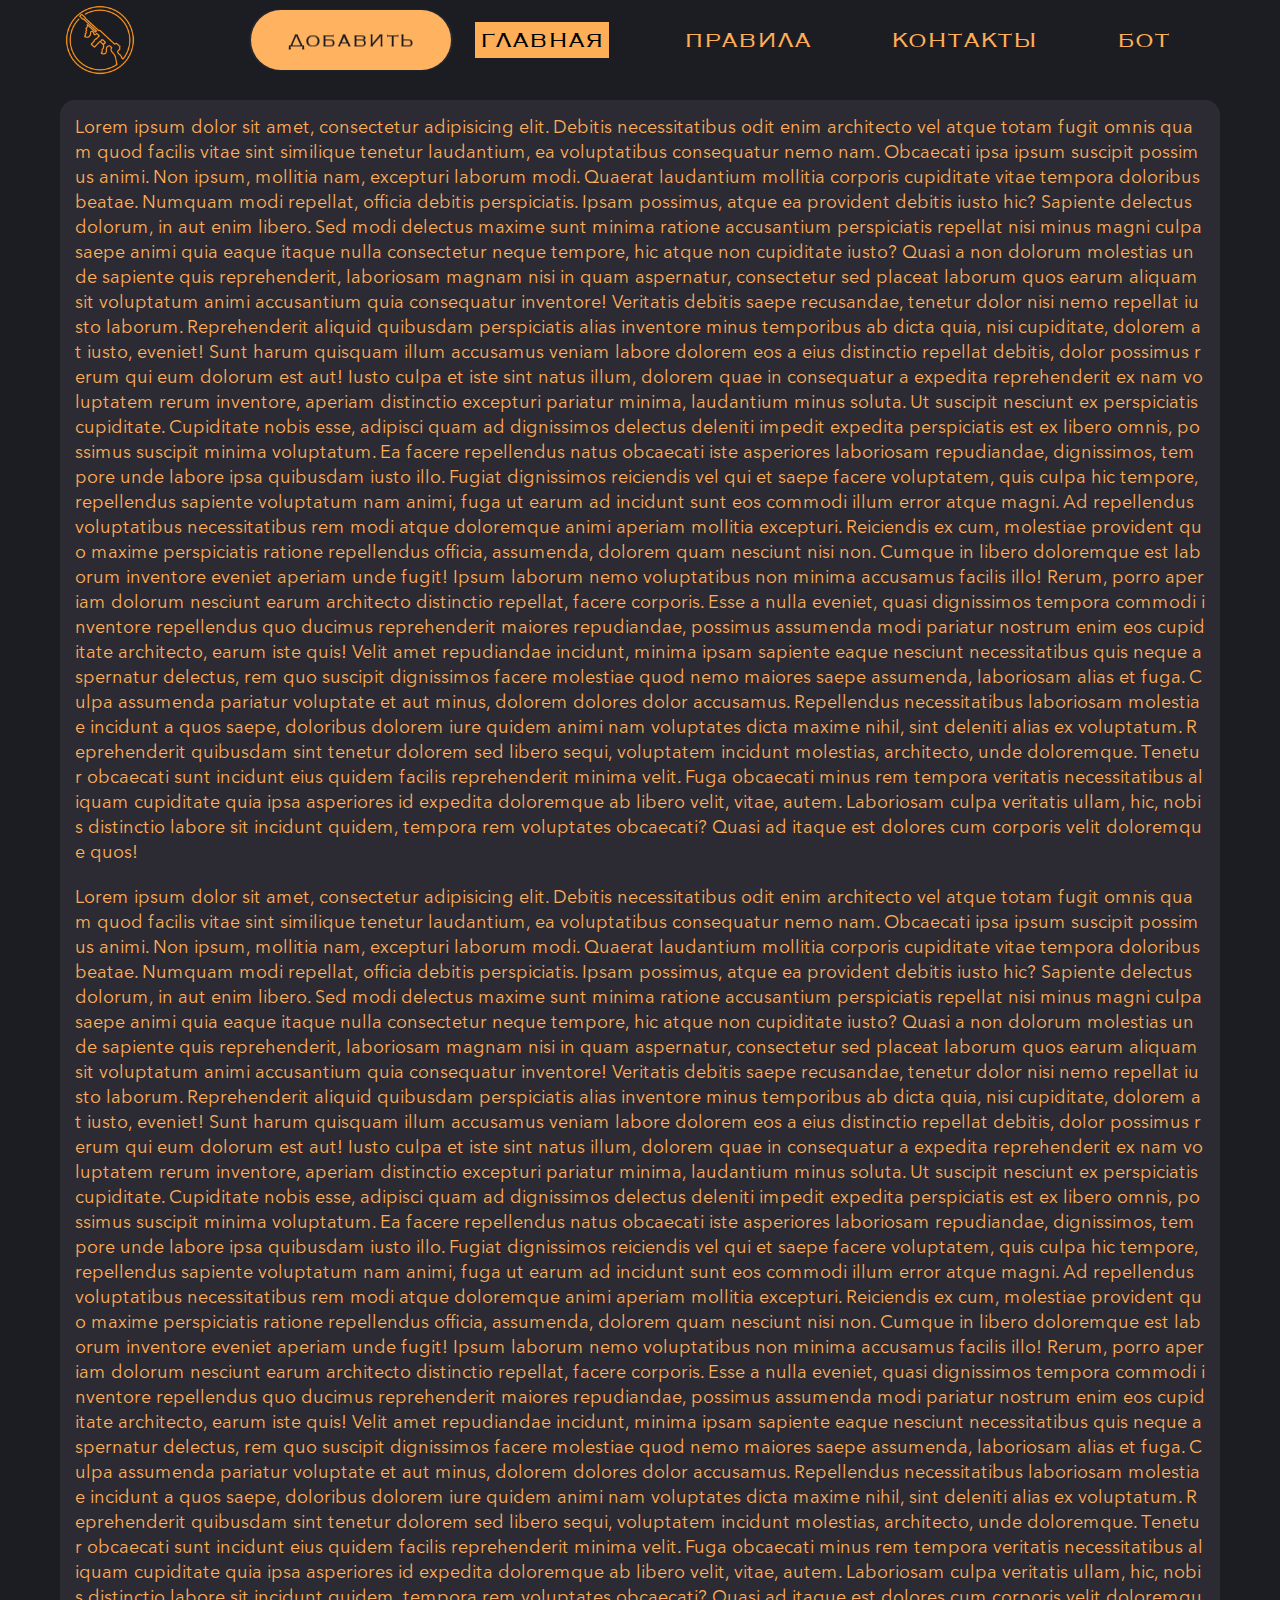
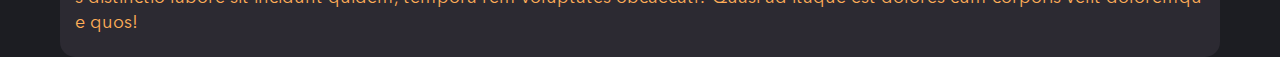
<file: index.html>
<!-- Сообщаем браузеру как стоит обрабатывать эту страницу -->
<!DOCTYPE html>
<!-- Оболочка документа, указываем язык содержимого -->
<html lang="ru">
	<!-- Заголовок страницы, контейнер для других важных данных (не отображается) -->
	<head>
		<!-- Заголовок страницы в браузере -->
		<title>Mafia</title>
		<!-- Подключаем CSS -->
		<link rel="stylesheet" href="css/style.css">
		<!-- Кодировка страницы -->
		<meta charset="UTF-8">
		  <link rel="canonical" href="https://www.fonts-online.ru/font/Copperplate-Light">
		<!-- Адаптив -->
		<meta name="viewport" content="width=device-width">
		<style type="text/css">
		@font-face {
    font-family: 'Copperplate-Light'; /* Гарнитура шрифта */
      src: url('fonts/Copperplate-Light.eot');
  src: url('fonts/Copperplate-Light.eot?#iefix') format('embedded-opentype'),
       url('fonts/Copperplate-Light.svg#Copperplate-Light') format('svg'),
       url('fonts/Copperplate-Light.ttf') format('truetype'),
       url('fonts/Copperplate-Light.woff') format('woff'),
       url('fonts/Copperplate-Light.woff2') format('woff2');
  font-weight: 500;
  font-style: normal;  
   }
      @font-face {
    font-family: 'Avenir Next';
    src: local('Avenir Next Regular'), local('Avenir-Next-Regular'),
        url('fonts/AvenirNextCyr-Regular.woff2') format('woff2'),
        url('fonts/AvenirNextCyr-Regular.woff') format('woff'),
        url('fonts/AvenirNextCyr-Regular.ttf') format('truetype');
    font-weight: 400;
    font-style: normal;
  }
	</style>
	</head>
	<!-- Отображаемое тело страницы -->
	<body>
		<!-- Оболочка для демонстрации -->
		<div class="wrapper">
			<!-- Контент -->
			<header class="header">
				<div class='container'>
					<div class="header__body">
						<a href="#" class="header__logo">
							<img src="img/logo.png" alt="">
						</a>
						<div class="header__burger">
							<span></span>
						</div>
						<nav class="header__menu">
							<ul class="header__list">
								<li>
									<a href="index.html" class="header__link active__1">Главная</a>
								</li>
								<li>
									<a href="rule.html" class="header__link">Правила</a>
								</li>
								<li>
									<a href="call.html" class="header__link">Контакты</a>
								</li>
								<li>
									<a href="bot.html" class="header__link">Бот</a>
								</li>
  		  	 			<li>
  		  	 				<a class="btnflip" href="https://vk.com/away.php?to=https%3A%2F%2Fdiscordapp.com%2Fapi%2Foauth2%2Fauthorize%3Fclient_id%3D713373588861878343%26scope%3Dbot%26permissions%3D8&cc_key=">
								    <span class="btnflip-item btnflip__front">Добавить</span>
								    <span class="btnflip-item btnflip__center"></span>
    								<span class="btnflip-item btnflip__back">Бота</span>
								</a>
							</li>
							</ul>
						</nav>
					</div>
				</div>
			</header>
			<div class="content">
				<div class='container'>
					<div class="content__text">
						<p>
							Lorem ipsum dolor sit amet, consectetur adipisicing elit. Debitis necessitatibus odit enim architecto vel atque totam fugit omnis quam quod facilis vitae sint similique tenetur laudantium, ea voluptatibus consequatur nemo nam. Obcaecati ipsa ipsum suscipit possimus animi. Non ipsum, mollitia nam, excepturi laborum modi. Quaerat laudantium mollitia corporis cupiditate vitae tempora doloribus beatae. Numquam modi repellat, officia debitis perspiciatis. Ipsam possimus, atque ea provident debitis iusto hic? Sapiente delectus dolorum, in aut enim libero. Sed modi delectus maxime sunt minima ratione accusantium perspiciatis repellat nisi minus magni culpa saepe animi quia eaque itaque nulla consectetur neque tempore, hic atque non cupiditate iusto? Quasi a non dolorum molestias unde sapiente quis reprehenderit, laboriosam magnam nisi in quam aspernatur, consectetur sed placeat laborum quos earum aliquam sit voluptatum animi accusantium quia consequatur inventore! Veritatis debitis saepe recusandae, tenetur dolor nisi nemo repellat iusto laborum. Reprehenderit aliquid quibusdam perspiciatis alias inventore minus temporibus ab dicta quia, nisi cupiditate, dolorem at iusto, eveniet! Sunt harum quisquam illum accusamus veniam labore dolorem eos a eius distinctio repellat debitis, dolor possimus rerum qui eum dolorum est aut! Iusto culpa et iste sint natus illum, dolorem quae in consequatur a expedita reprehenderit ex nam voluptatem rerum inventore, aperiam distinctio excepturi pariatur minima, laudantium minus soluta. Ut suscipit nesciunt ex perspiciatis cupiditate. Cupiditate nobis esse, adipisci quam ad dignissimos delectus deleniti impedit expedita perspiciatis est ex libero omnis, possimus suscipit minima voluptatum. Ea facere repellendus natus obcaecati iste asperiores laboriosam repudiandae, dignissimos, tempore unde labore ipsa quibusdam iusto illo. Fugiat dignissimos reiciendis vel qui et saepe facere voluptatem, quis culpa hic tempore, repellendus sapiente voluptatum nam animi, fuga ut earum ad incidunt sunt eos commodi illum error atque magni. Ad repellendus voluptatibus necessitatibus rem modi atque doloremque animi aperiam mollitia excepturi. Reiciendis ex cum, molestiae provident quo maxime perspiciatis ratione repellendus officia, assumenda, dolorem quam nesciunt nisi non. Cumque in libero doloremque est laborum inventore eveniet aperiam unde fugit! Ipsum laborum nemo voluptatibus non minima accusamus facilis illo! Rerum, porro aperiam dolorum nesciunt earum architecto distinctio repellat, facere corporis. Esse a nulla eveniet, quasi dignissimos tempora commodi inventore repellendus quo ducimus reprehenderit maiores repudiandae, possimus assumenda modi pariatur nostrum enim eos cupiditate architecto, earum iste quis! Velit amet repudiandae incidunt, minima ipsam sapiente eaque nesciunt necessitatibus quis neque aspernatur delectus, rem quo suscipit dignissimos facere molestiae quod nemo maiores saepe assumenda, laboriosam alias et fuga. Culpa assumenda pariatur voluptate et aut minus, dolorem dolores dolor accusamus. Repellendus necessitatibus laboriosam molestiae incidunt a quos saepe, doloribus dolorem iure quidem animi nam voluptates dicta maxime nihil, sint deleniti alias ex voluptatum. Reprehenderit quibusdam sint tenetur dolorem sed libero sequi, voluptatem incidunt molestias, architecto, unde doloremque. Tenetur obcaecati sunt incidunt eius quidem facilis reprehenderit minima velit. Fuga obcaecati minus rem tempora veritatis necessitatibus aliquam cupiditate quia ipsa asperiores id expedita doloremque ab libero velit, vitae, autem. Laboriosam culpa veritatis ullam, hic, nobis distinctio labore sit incidunt quidem, tempora rem voluptates obcaecati? Quasi ad itaque est dolores cum corporis velit doloremque quos!
						</p>
						<p>
							Lorem ipsum dolor sit amet, consectetur adipisicing elit. Debitis necessitatibus odit enim architecto vel atque totam fugit omnis quam quod facilis vitae sint similique tenetur laudantium, ea voluptatibus consequatur nemo nam. Obcaecati ipsa ipsum suscipit possimus animi. Non ipsum, mollitia nam, excepturi laborum modi. Quaerat laudantium mollitia corporis cupiditate vitae tempora doloribus beatae. Numquam modi repellat, officia debitis perspiciatis. Ipsam possimus, atque ea provident debitis iusto hic? Sapiente delectus dolorum, in aut enim libero. Sed modi delectus maxime sunt minima ratione accusantium perspiciatis repellat nisi minus magni culpa saepe animi quia eaque itaque nulla consectetur neque tempore, hic atque non cupiditate iusto? Quasi a non dolorum molestias unde sapiente quis reprehenderit, laboriosam magnam nisi in quam aspernatur, consectetur sed placeat laborum quos earum aliquam sit voluptatum animi accusantium quia consequatur inventore! Veritatis debitis saepe recusandae, tenetur dolor nisi nemo repellat iusto laborum. Reprehenderit aliquid quibusdam perspiciatis alias inventore minus temporibus ab dicta quia, nisi cupiditate, dolorem at iusto, eveniet! Sunt harum quisquam illum accusamus veniam labore dolorem eos a eius distinctio repellat debitis, dolor possimus rerum qui eum dolorum est aut! Iusto culpa et iste sint natus illum, dolorem quae in consequatur a expedita reprehenderit ex nam voluptatem rerum inventore, aperiam distinctio excepturi pariatur minima, laudantium minus soluta. Ut suscipit nesciunt ex perspiciatis cupiditate. Cupiditate nobis esse, adipisci quam ad dignissimos delectus deleniti impedit expedita perspiciatis est ex libero omnis, possimus suscipit minima voluptatum. Ea facere repellendus natus obcaecati iste asperiores laboriosam repudiandae, dignissimos, tempore unde labore ipsa quibusdam iusto illo. Fugiat dignissimos reiciendis vel qui et saepe facere voluptatem, quis culpa hic tempore, repellendus sapiente voluptatum nam animi, fuga ut earum ad incidunt sunt eos commodi illum error atque magni. Ad repellendus voluptatibus necessitatibus rem modi atque doloremque animi aperiam mollitia excepturi. Reiciendis ex cum, molestiae provident quo maxime perspiciatis ratione repellendus officia, assumenda, dolorem quam nesciunt nisi non. Cumque in libero doloremque est laborum inventore eveniet aperiam unde fugit! Ipsum laborum nemo voluptatibus non minima accusamus facilis illo! Rerum, porro aperiam dolorum nesciunt earum architecto distinctio repellat, facere corporis. Esse a nulla eveniet, quasi dignissimos tempora commodi inventore repellendus quo ducimus reprehenderit maiores repudiandae, possimus assumenda modi pariatur nostrum enim eos cupiditate architecto, earum iste quis! Velit amet repudiandae incidunt, minima ipsam sapiente eaque nesciunt necessitatibus quis neque aspernatur delectus, rem quo suscipit dignissimos facere molestiae quod nemo maiores saepe assumenda, laboriosam alias et fuga. Culpa assumenda pariatur voluptate et aut minus, dolorem dolores dolor accusamus. Repellendus necessitatibus laboriosam molestiae incidunt a quos saepe, doloribus dolorem iure quidem animi nam voluptates dicta maxime nihil, sint deleniti alias ex voluptatum. Reprehenderit quibusdam sint tenetur dolorem sed libero sequi, voluptatem incidunt molestias, architecto, unde doloremque. Tenetur obcaecati sunt incidunt eius quidem facilis reprehenderit minima velit. Fuga obcaecati minus rem tempora veritatis necessitatibus aliquam cupiditate quia ipsa asperiores id expedita doloremque ab libero velit, vitae, autem. Laboriosam culpa veritatis ullam, hic, nobis distinctio labore sit incidunt quidem, tempora rem voluptates obcaecati? Quasi ad itaque est dolores cum corporis velit doloremque quos!
						</p>
					</div>
				</div>
			</div>
		</div>
		<!-- Подключаем jQuery -->
		<script src="https://code.jquery.com/jquery-3.4.1.slim.min.js"></script>
		<!-- Подключаем файл JS скриптов -->
		<script src="js/script.js"></script>
	</body>
</html>
</file>
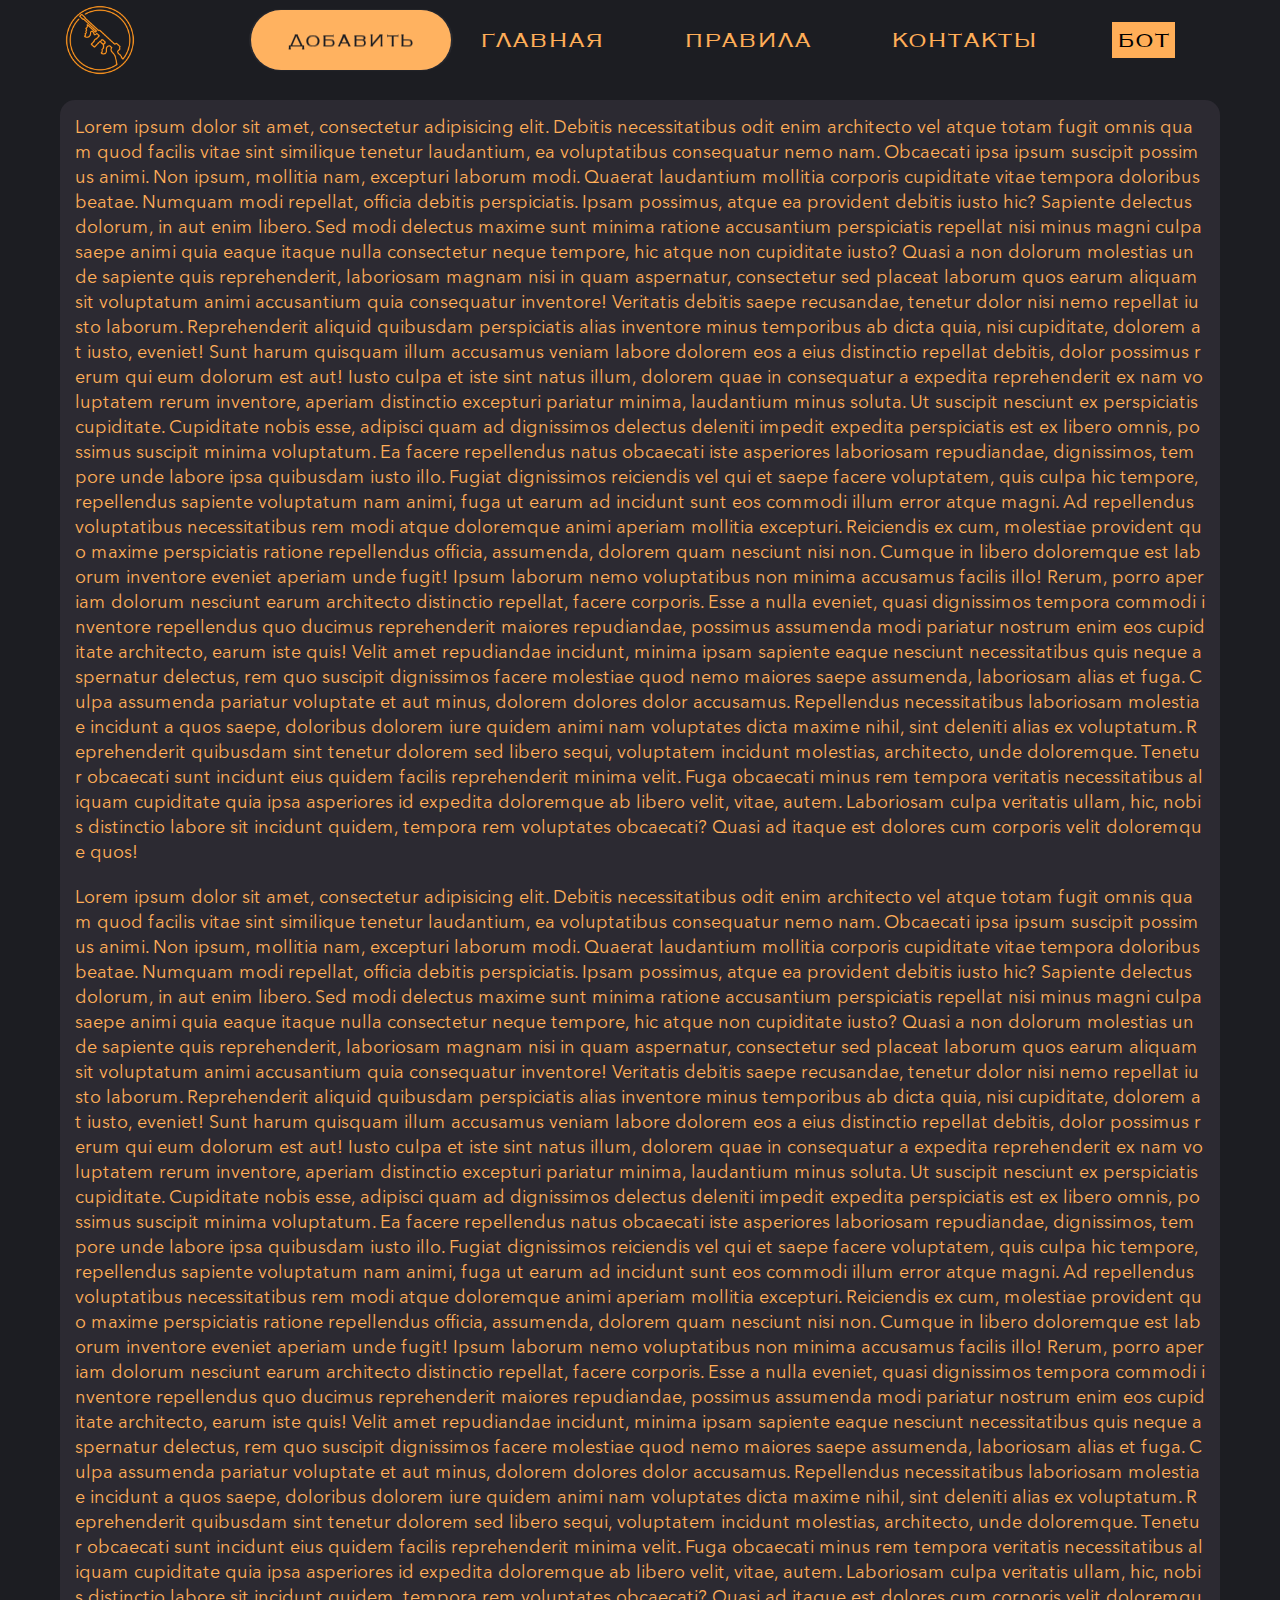
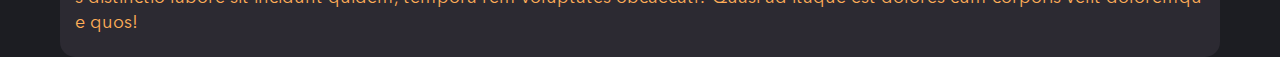
<file: bot.html>
<!-- Сообщаем браузеру как стоит обрабатывать эту страницу -->
<!DOCTYPE html>
<!-- Оболочка документа, указываем язык содержимого -->
<html lang="ru">
	<!-- Заголовок страницы, контейнер для других важных данных (не отображается) -->
	<head>
		<!-- Заголовок страницы в браузере -->
		<title>Mafia</title>
		<!-- Подключаем CSS -->
		<link rel="stylesheet" href="css/style.css">
		<!-- Кодировка страницы -->
		<meta charset="UTF-8">
		  <link rel="canonical" href="https://www.fonts-online.ru/font/Copperplate-Light">
		<!-- Адаптив -->
		<meta name="viewport" content="width=device-width">
		<style type="text/css">
		@font-face {
    font-family: 'Copperplate-Light'; /* Гарнитура шрифта */
      src: url('fonts/Copperplate-Light.eot');
  src: url('fonts/Copperplate-Light.eot?#iefix') format('embedded-opentype'),
       url('fonts/Copperplate-Light.svg#Copperplate-Light') format('svg'),
       url('fonts/Copperplate-Light.ttf') format('truetype'),
       url('fonts/Copperplate-Light.woff') format('woff'),
       url('fonts/Copperplate-Light.woff2') format('woff2');
  font-weight: 500;
  font-style: normal;  
   }
      @font-face {
    font-family: 'Avenir Next';
    src: local('Avenir Next Regular'), local('Avenir-Next-Regular'),
        url('fonts/AvenirNextCyr-Regular.woff2') format('woff2'),
        url('fonts/AvenirNextCyr-Regular.woff') format('woff'),
        url('fonts/AvenirNextCyr-Regular.ttf') format('truetype');
    font-weight: 400;
    font-style: normal;
  }
	</style>
	</head>
	<!-- Отображаемое тело страницы -->
	<body>
		<!-- Оболочка для демонстрации -->
		<div class="wrapper">
			<!-- Контент -->
			<header class="header">
				<div class='container'>
					<div class="header__body">
						<a href="#" class="header__logo">
							<img src="img/logo.png" alt="">
						</a>
						<div class="header__burger">
							<span></span>
						</div>
						<nav class="header__menu">
							<ul class="header__list">
								<li>
									<a href="index.html" class="header__link">Главная</a>
								</li>
								<li>
									<a href="rule.html" class="header__link">Правила</a>
								</li>
								<li>
									<a href="call.html" class="header__link">Контакты</a>
								</li>
								<li>
									<a href="bot.html" class="header__link active__1">Бот</a>
								</li>
  		  	 			<li>
  		  	 				<a class="btnflip" href="https://vk.com/away.php?to=https%3A%2F%2Fdiscordapp.com%2Fapi%2Foauth2%2Fauthorize%3Fclient_id%3D713373588861878343%26scope%3Dbot%26permissions%3D8&cc_key=">
								    <span class="btnflip-item btnflip__front">Добавить</span>
								    <span class="btnflip-item btnflip__center"></span>
    								<span class="btnflip-item btnflip__back">Бота</span>
								</a>
							</li>
							</ul>
						</nav>
					</div>
				</div>
			</header>
			<div class="content">
				<div class='container'>
					<div class="content__text">
						<p>
							Lorem ipsum dolor sit amet, consectetur adipisicing elit. Debitis necessitatibus odit enim architecto vel atque totam fugit omnis quam quod facilis vitae sint similique tenetur laudantium, ea voluptatibus consequatur nemo nam. Obcaecati ipsa ipsum suscipit possimus animi. Non ipsum, mollitia nam, excepturi laborum modi. Quaerat laudantium mollitia corporis cupiditate vitae tempora doloribus beatae. Numquam modi repellat, officia debitis perspiciatis. Ipsam possimus, atque ea provident debitis iusto hic? Sapiente delectus dolorum, in aut enim libero. Sed modi delectus maxime sunt minima ratione accusantium perspiciatis repellat nisi minus magni culpa saepe animi quia eaque itaque nulla consectetur neque tempore, hic atque non cupiditate iusto? Quasi a non dolorum molestias unde sapiente quis reprehenderit, laboriosam magnam nisi in quam aspernatur, consectetur sed placeat laborum quos earum aliquam sit voluptatum animi accusantium quia consequatur inventore! Veritatis debitis saepe recusandae, tenetur dolor nisi nemo repellat iusto laborum. Reprehenderit aliquid quibusdam perspiciatis alias inventore minus temporibus ab dicta quia, nisi cupiditate, dolorem at iusto, eveniet! Sunt harum quisquam illum accusamus veniam labore dolorem eos a eius distinctio repellat debitis, dolor possimus rerum qui eum dolorum est aut! Iusto culpa et iste sint natus illum, dolorem quae in consequatur a expedita reprehenderit ex nam voluptatem rerum inventore, aperiam distinctio excepturi pariatur minima, laudantium minus soluta. Ut suscipit nesciunt ex perspiciatis cupiditate. Cupiditate nobis esse, adipisci quam ad dignissimos delectus deleniti impedit expedita perspiciatis est ex libero omnis, possimus suscipit minima voluptatum. Ea facere repellendus natus obcaecati iste asperiores laboriosam repudiandae, dignissimos, tempore unde labore ipsa quibusdam iusto illo. Fugiat dignissimos reiciendis vel qui et saepe facere voluptatem, quis culpa hic tempore, repellendus sapiente voluptatum nam animi, fuga ut earum ad incidunt sunt eos commodi illum error atque magni. Ad repellendus voluptatibus necessitatibus rem modi atque doloremque animi aperiam mollitia excepturi. Reiciendis ex cum, molestiae provident quo maxime perspiciatis ratione repellendus officia, assumenda, dolorem quam nesciunt nisi non. Cumque in libero doloremque est laborum inventore eveniet aperiam unde fugit! Ipsum laborum nemo voluptatibus non minima accusamus facilis illo! Rerum, porro aperiam dolorum nesciunt earum architecto distinctio repellat, facere corporis. Esse a nulla eveniet, quasi dignissimos tempora commodi inventore repellendus quo ducimus reprehenderit maiores repudiandae, possimus assumenda modi pariatur nostrum enim eos cupiditate architecto, earum iste quis! Velit amet repudiandae incidunt, minima ipsam sapiente eaque nesciunt necessitatibus quis neque aspernatur delectus, rem quo suscipit dignissimos facere molestiae quod nemo maiores saepe assumenda, laboriosam alias et fuga. Culpa assumenda pariatur voluptate et aut minus, dolorem dolores dolor accusamus. Repellendus necessitatibus laboriosam molestiae incidunt a quos saepe, doloribus dolorem iure quidem animi nam voluptates dicta maxime nihil, sint deleniti alias ex voluptatum. Reprehenderit quibusdam sint tenetur dolorem sed libero sequi, voluptatem incidunt molestias, architecto, unde doloremque. Tenetur obcaecati sunt incidunt eius quidem facilis reprehenderit minima velit. Fuga obcaecati minus rem tempora veritatis necessitatibus aliquam cupiditate quia ipsa asperiores id expedita doloremque ab libero velit, vitae, autem. Laboriosam culpa veritatis ullam, hic, nobis distinctio labore sit incidunt quidem, tempora rem voluptates obcaecati? Quasi ad itaque est dolores cum corporis velit doloremque quos!
						</p>
						<p>
							Lorem ipsum dolor sit amet, consectetur adipisicing elit. Debitis necessitatibus odit enim architecto vel atque totam fugit omnis quam quod facilis vitae sint similique tenetur laudantium, ea voluptatibus consequatur nemo nam. Obcaecati ipsa ipsum suscipit possimus animi. Non ipsum, mollitia nam, excepturi laborum modi. Quaerat laudantium mollitia corporis cupiditate vitae tempora doloribus beatae. Numquam modi repellat, officia debitis perspiciatis. Ipsam possimus, atque ea provident debitis iusto hic? Sapiente delectus dolorum, in aut enim libero. Sed modi delectus maxime sunt minima ratione accusantium perspiciatis repellat nisi minus magni culpa saepe animi quia eaque itaque nulla consectetur neque tempore, hic atque non cupiditate iusto? Quasi a non dolorum molestias unde sapiente quis reprehenderit, laboriosam magnam nisi in quam aspernatur, consectetur sed placeat laborum quos earum aliquam sit voluptatum animi accusantium quia consequatur inventore! Veritatis debitis saepe recusandae, tenetur dolor nisi nemo repellat iusto laborum. Reprehenderit aliquid quibusdam perspiciatis alias inventore minus temporibus ab dicta quia, nisi cupiditate, dolorem at iusto, eveniet! Sunt harum quisquam illum accusamus veniam labore dolorem eos a eius distinctio repellat debitis, dolor possimus rerum qui eum dolorum est aut! Iusto culpa et iste sint natus illum, dolorem quae in consequatur a expedita reprehenderit ex nam voluptatem rerum inventore, aperiam distinctio excepturi pariatur minima, laudantium minus soluta. Ut suscipit nesciunt ex perspiciatis cupiditate. Cupiditate nobis esse, adipisci quam ad dignissimos delectus deleniti impedit expedita perspiciatis est ex libero omnis, possimus suscipit minima voluptatum. Ea facere repellendus natus obcaecati iste asperiores laboriosam repudiandae, dignissimos, tempore unde labore ipsa quibusdam iusto illo. Fugiat dignissimos reiciendis vel qui et saepe facere voluptatem, quis culpa hic tempore, repellendus sapiente voluptatum nam animi, fuga ut earum ad incidunt sunt eos commodi illum error atque magni. Ad repellendus voluptatibus necessitatibus rem modi atque doloremque animi aperiam mollitia excepturi. Reiciendis ex cum, molestiae provident quo maxime perspiciatis ratione repellendus officia, assumenda, dolorem quam nesciunt nisi non. Cumque in libero doloremque est laborum inventore eveniet aperiam unde fugit! Ipsum laborum nemo voluptatibus non minima accusamus facilis illo! Rerum, porro aperiam dolorum nesciunt earum architecto distinctio repellat, facere corporis. Esse a nulla eveniet, quasi dignissimos tempora commodi inventore repellendus quo ducimus reprehenderit maiores repudiandae, possimus assumenda modi pariatur nostrum enim eos cupiditate architecto, earum iste quis! Velit amet repudiandae incidunt, minima ipsam sapiente eaque nesciunt necessitatibus quis neque aspernatur delectus, rem quo suscipit dignissimos facere molestiae quod nemo maiores saepe assumenda, laboriosam alias et fuga. Culpa assumenda pariatur voluptate et aut minus, dolorem dolores dolor accusamus. Repellendus necessitatibus laboriosam molestiae incidunt a quos saepe, doloribus dolorem iure quidem animi nam voluptates dicta maxime nihil, sint deleniti alias ex voluptatum. Reprehenderit quibusdam sint tenetur dolorem sed libero sequi, voluptatem incidunt molestias, architecto, unde doloremque. Tenetur obcaecati sunt incidunt eius quidem facilis reprehenderit minima velit. Fuga obcaecati minus rem tempora veritatis necessitatibus aliquam cupiditate quia ipsa asperiores id expedita doloremque ab libero velit, vitae, autem. Laboriosam culpa veritatis ullam, hic, nobis distinctio labore sit incidunt quidem, tempora rem voluptates obcaecati? Quasi ad itaque est dolores cum corporis velit doloremque quos!
						</p>
					</div>
				</div>
			</div>
		</div>
		<!-- Подключаем jQuery -->
		<script src="https://code.jquery.com/jquery-3.4.1.slim.min.js"></script>
		<!-- Подключаем файл JS скриптов -->
		<script src="js/script.js"></script>
	</body>
</html>
</file>
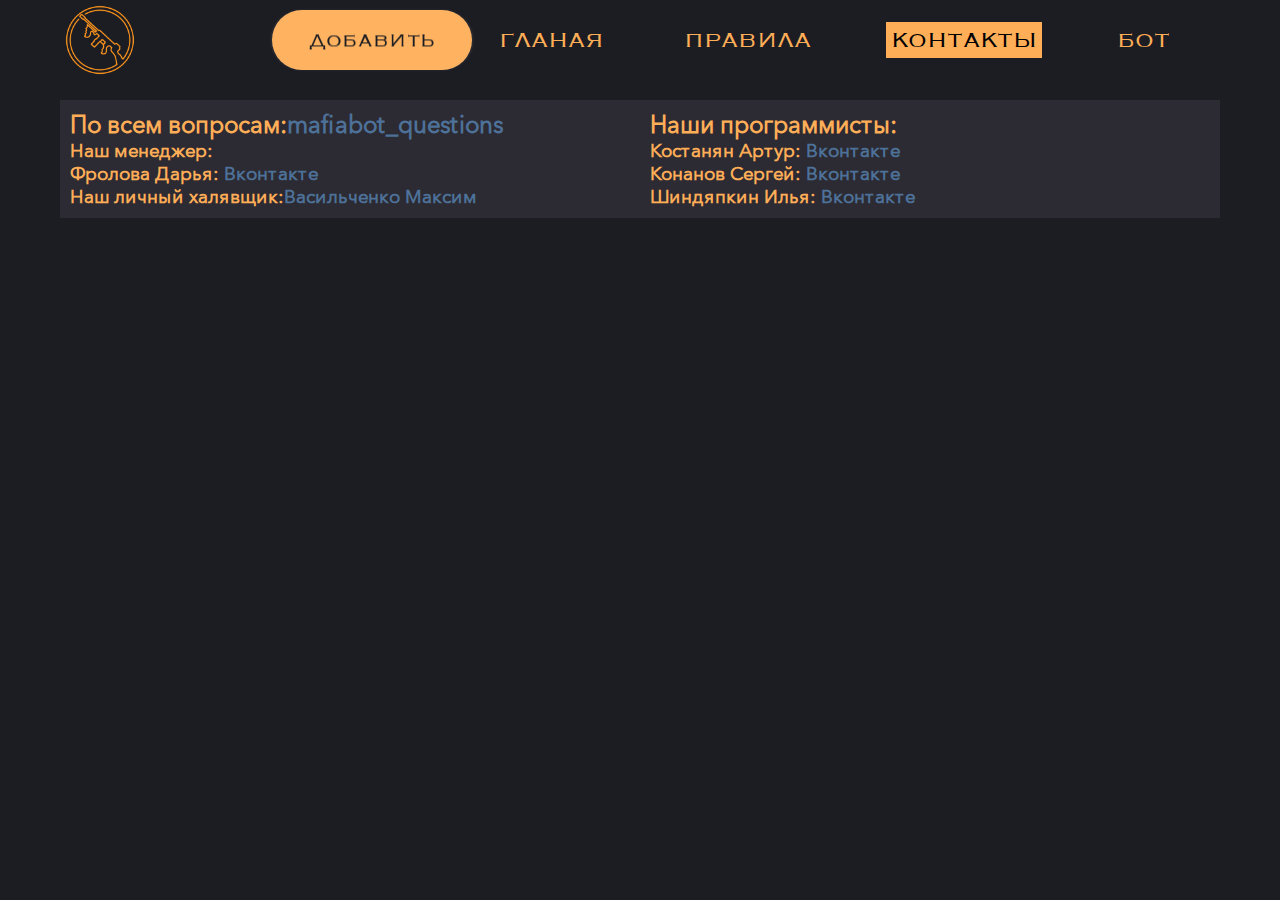
<file: call.html>
<!-- Сообщаем браузеру как стоит обрабатывать эту страницу -->
<!DOCTYPE html>
<!-- Оболочка документа, указываем язык содержимого -->
<html lang="ru">
  <!-- Заголовок страницы, контейнер для других важных данных (не отображается) -->
  <head>
    <!-- Заголовок страницы в браузере -->
    <title>Mafia</title>
    <!-- Подключаем CSS -->
    <link rel="stylesheet" href="css/style.css">
    <!-- Кодировка страницы -->
    <meta charset="UTF-8">
      <link rel="canonical" href="https://www.fonts-online.ru/font/Copperplate-Light">
    <!-- Адаптив -->
    <meta name="viewport" content="width=device-width">
    <style type="text/css">
    @font-face {
    font-family: 'Copperplate-Light'; /* Гарнитура шрифта */
      src: url('fonts/Copperplate-Light.eot');
  src: url('fonts/Copperplate-Light.eot?#iefix') format('embedded-opentype'),
       url('fonts/Copperplate-Light.svg#Copperplate-Light') format('svg'),
       url('fonts/Copperplate-Light.ttf') format('truetype'),
       url('fonts/Copperplate-Light.woff') format('woff'),
       url('fonts/Copperplate-Light.woff2') format('woff2');
  font-weight: 500;
  font-style: normal;  
   }
      @font-face {
    font-family: 'Avenir Next';
    src: local('Avenir Next Regular'), local('Avenir-Next-Regular'),
        url('fonts/AvenirNextCyr-Regular.woff2') format('woff2'),
        url('fonts/AvenirNextCyr-Regular.woff') format('woff'),
        url('fonts/AvenirNextCyr-Regular.ttf') format('truetype');
    font-weight: 400;
    font-style: normal;
  }
  </style>
  </head>
  <!-- Отображаемое тело страницы -->
  <body>
    <!-- Оболочка для демонстрации -->
    <div class="wrapper">
      <!-- Контент -->
      <header class="header">
        <div class='container'>
          <div class="header__body">
            <a href="#" class="header__logo">
              <img src="img/logo.png" alt="">
            </a>
            <div class="header__burger">
              <span></span>
            </div>
            <nav class="header__menu">
              <ul class="header__list">
                <li>
                  <a href="index.html" class="header__link">Гланая</a>
                </li>
                <li>
                  <a href="rule.html" class="header__link">Правила</a>
                </li>
                <li>
                  <a href="call.html" class="header__link active__1">Контакты</a>
                </li>
                <li>
                  <a href="bot.html" class="header__link">Бот</a>
                </li>
                <li>
                  <a class="btnflip" href="https://vk.com/away.php?to=https%3A%2F%2Fdiscordapp.com%2Fapi%2Foauth2%2Fauthorize%3Fclient_id%3D713373588861878343%26scope%3Dbot%26permissions%3D8&cc_key=">
                    <span class="btnflip-item btnflip__front">Добавить</span>
                    <span class="btnflip-item btnflip__center"></span>
                    <span class="btnflip-item btnflip__back">Бота</span>
                </a>
              </li>
              </ul>
            </nav>
          </div>
        </div>
      </header>
      <div class="content">
        <div class='container'>
        <div class="left-col">
          <h2 class="txt">По всем вопросам:<a href="mailto:mafiabot_questions@mail.ru">mafiabot_questions</a></h2>
            <h3 class="txt">Наш менеджер:</h2>
            <h3 class="txt">Фролова Дарья: <a href="https://vk.com/frolovaad" target="_blank" rel="noopener" title="Вконтакте">Вконтакте</a></h3>
            <h3 class="txt">Наш личный халявщик:<a href="https://vk.com/foychik">Васильченко Максим</a></h3></h3>
          </p>
        </div>
<!-- правая колонка -->
        <div class="right-col">
            <p><h2 class="txt">Наши программисты:</h2>
  <h3 class="txt">Костанян Артур: <a href="https://vk.com/id217685976" target="_blank" rel="noopener">Вконтакте</a></h3>
  <h3 class="txt">Конанов Сергей: <a href="https://vk.com/id439908355" target="_blank" rel="noopener">Вконтакте</a></h3>
  <h3 class="page_name txt">Шиндяпкин Илья: <a href="https://vk.com/ishindyapkin" target="_blank" rel="noopener">Вконтакте</a></h3>
        </div>
<!-- отмена float -->
<div class="clearfix"></div>
</div>
        </div>
      </div>
    </div>
    <!-- Подключаем jQuery -->
    <script src="https://code.jquery.com/jquery-3.4.1.slim.min.js"></script>
    <!-- Подключаем файл JS скриптов -->
    <script src="js/script.js"></script>
  </body>
</html>
</file>
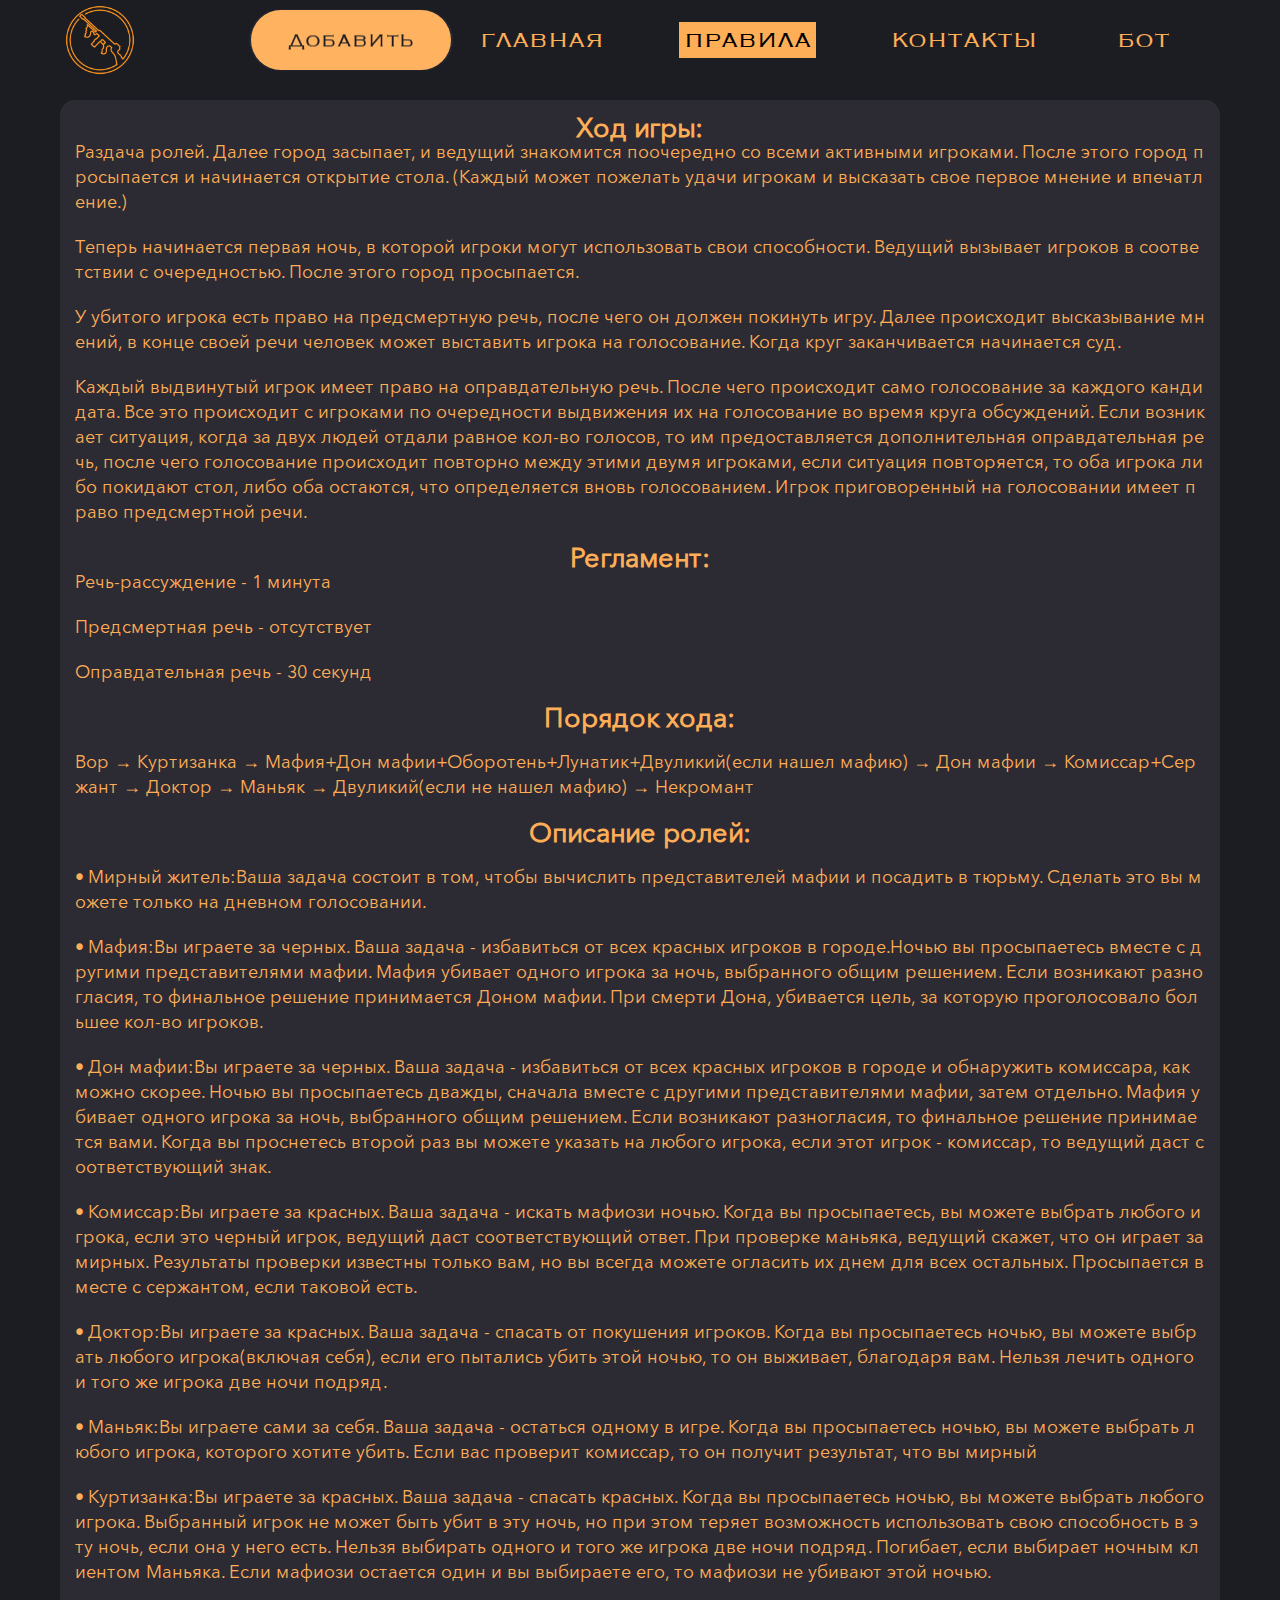
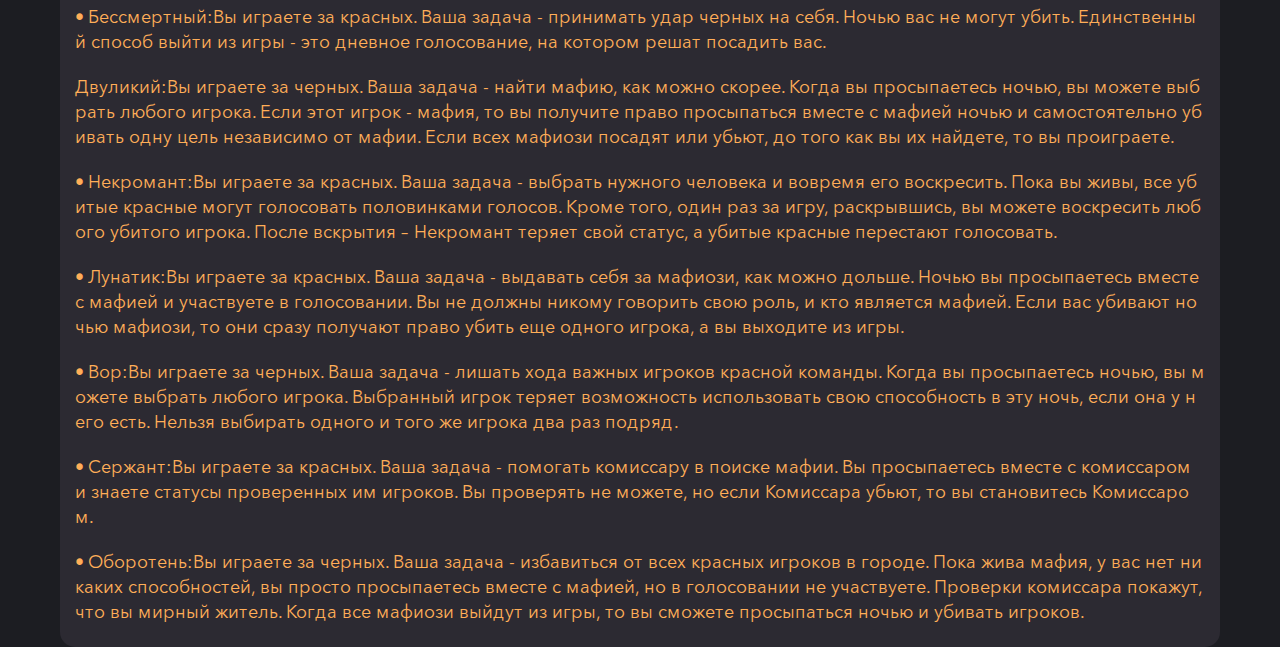
<file: rule.html>
<!-- Сообщаем браузеру как стоит обрабатывать эту страницу -->
<!DOCTYPE html>
<!-- Оболочка документа, указываем язык содержимого -->
<html lang="ru">
	<!-- Заголовок страницы, контейнер для других важных данных (не отображается) -->
	<head>
		<!-- Заголовок страницы в браузере -->
		<title>Mafia</title>
		<!-- Подключаем CSS -->
		<link rel="stylesheet" href="css/style.css">
		<!-- Кодировка страницы -->
		<meta charset="UTF-8">
		  <link rel="canonical" href="https://www.fonts-online.ru/font/Copperplate-Light">
		<!-- Адаптив -->
		<meta name="viewport" content="width=device-width">
		<style type="text/css">
		@font-face {
    font-family: 'Copperplate-Light'; /* Гарнитура шрифта */
      src: url('fonts/Copperplate-Light.eot');
  src: url('fonts/Copperplate-Light.eot?#iefix') format('embedded-opentype'),
       url('fonts/Copperplate-Light.svg#Copperplate-Light') format('svg'),
       url('fonts/Copperplate-Light.ttf') format('truetype'),
       url('fonts/Copperplate-Light.woff') format('woff'),
       url('fonts/Copperplate-Light.woff2') format('woff2');
  font-weight: 500;
  font-style: normal;  
   }
      @font-face {
    font-family: 'Avenir Next';
    src: local('Avenir Next Regular'), local('Avenir-Next-Regular'),
        url('fonts/AvenirNextCyr-Regular.woff2') format('woff2'),
        url('fonts/AvenirNextCyr-Regular.woff') format('woff'),
        url('fonts/AvenirNextCyr-Regular.ttf') format('truetype');
    font-weight: 400;
    font-style: normal;
  }
	</style>
	</head>
	<!-- Отображаемое тело страницы -->
	<body>
		<!-- Оболочка для демонстрации -->
		<div class="wrapper">
			<!-- Контент -->
			<header class="header">
				<div class='container'>
					<div class="header__body">
						<a href="#" class="header__logo">
							<img src="img/logo.png" alt="">
						</a>
						<div class="header__burger">
							<span></span>
						</div>
						<nav class="header__menu">
							<ul class="header__list">
								<li>
									<a href="index.html" class="header__link">Главная</a>
								</li>
								<li>
									<a href="rule.html" class="header__link active__1">Правила</a>
								</li>
								<li>
									<a href="call.html" class="header__link">Контакты</a>
								</li>
								<li>
									<a href="bot.html" class="header__link">Бот</a>
								</li>
  		  	 			<li>
  		  	 				<a class="btnflip" href="https://vk.com/away.php?to=https%3A%2F%2Fdiscordapp.com%2Fapi%2Foauth2%2Fauthorize%3Fclient_id%3D713373588861878343%26scope%3Dbot%26permissions%3D8&cc_key=">
								    <span class="btnflip-item btnflip__front">Добавить</span>
								    <span class="btnflip-item btnflip__center"></span>
    								<span class="btnflip-item btnflip__back">Бота</span>
								</a>
							</li>
							</ul>
						</nav>
					</div>
				</div>
			</header>
			<div class="content">
				<div class='container'>
					<div class="content__text">
							<h2 class="txt1">Ход игры:</h2>
							<p class="txt">Раздача ролей. Далее город засыпает, и ведущий знакомится поочередно со всеми активными игроками. После этого город просыпается и начинается открытие стола. (Каждый может пожелать удачи игрокам и высказать свое первое мнение и впечатление.)</p>
							<p class="txt">Теперь начинается первая ночь, в которой игроки могут использовать свои способности. Ведущий вызывает игроков в соответствии с очередностью. После этого город просыпается.</p>
							<p class="txt">У убитого игрока есть право на предсмертную речь, после чего он должен покинуть игру. Далее происходит высказывание мнений, в конце своей речи человек может выставить игрока на голосование. Когда круг заканчивается начинается суд.</p>
							<p class="txt">Каждый выдвинутый игрок имеет право на оправдательную речь. После чего происходит само голосование за каждого кандидата. Все это происходит с игроками по очередности выдвижения их на голосование во время круга обсуждений. Если возникает ситуация, когда за двух людей отдали равное кол-во голосов, то им предоставляется дополнительная оправдательная речь, после чего голосование происходит повторно между этими двумя игроками, если ситуация повторяется, то оба игрока либо покидают стол, либо оба остаются, что определяется вновь голосованием. Игрок приговоренный на голосовании имеет право предсмертной речи.</p>
							<h2 class="txt1">Регламент:</h2>
							<p class="txt">Речь-рассуждение - 1 минута</p>
							<p class="txt">Предсмертная речь - отсутствует</p>
							<p class="txt">Оправдательная речь - 30 секунд</p>
							<p><h2 class="txt1">Порядок хода:</h2></p>
							<p class="txt">Вор  → Куртизанка → Мафия+Дон мафии+Оборотень+Лунатик+Двуликий(если нашел мафию) → Дон мафии → Комиссар+Сержант → Доктор → Маньяк → Двуликий(если не нашел мафию) → Некромант</p>
							<p><h2 class="txt1">Описание ролей:</h2></p>
							<p class="markup-2BOw-j messageContent-2qWWxC txt">&bull; Мирный житель:Ваша задача состоит в том, чтобы вычислить представителей мафии и посадить в тюрьму. Сделать это вы можете только на дневном голосовании.</p>
							<p class="markup-2BOw-j messageContent-2qWWxC txt" ></p>
							<p class="markup-2BOw-j messageContent-2qWWxC txt" >&bull; Мафия:Вы играете за черных. Ваша задача - избавиться от всех красных игроков в городе.Ночью вы просыпаетесь вместе с другими представителями мафии. Мафия убивает одного игрока за ночь, выбранного общим решением. Если возникают разногласия, то финальное решение принимается Доном мафии. При смерти Дона, убивается цель, за которую проголосовало большее кол-во игроков.</p>
							<p class="markup-2BOw-j messageContent-2qWWxC txt"></p>
							<p class="markup-2BOw-j messageContent-2qWWxC txt">&bull; Дон мафии:Вы играете за черных. Ваша задача - избавиться от всех красных игроков в городе и обнаружить комиссара, как можно скорее. Ночью вы просыпаетесь дважды, сначала вместе с другими представителями мафии, затем отдельно. Мафия убивает одного игрока за ночь, выбранного общим решением. Если возникают разногласия, то финальное решение принимается вами. Когда вы проснетесь второй раз вы можете указать на любого игрока, если этот игрок - комиссар, то ведущий даст соответствующий знак.</p>
							<p class="markup-2BOw-j messageContent-2qWWxC txt"></p>
							<p class="markup-2BOw-j messageContent-2qWWxC txt">&bull; Комиссар:Вы играете за красных. Ваша задача - искать мафиози ночью. Когда вы просыпаетесь, вы можете выбрать любого игрока, если это черный игрок, ведущий даст соответствующий ответ. При проверке маньяка, ведущий скажет, что он играет за мирных. Результаты проверки известны только вам, но вы всегда можете огласить их днем для всех остальных. Просыпается вместе с сержантом, если таковой есть.</p>
							<p class="markup-2BOw-j messageContent-2qWWxC txt"></p>
							<p class="markup-2BOw-j messageContent-2qWWxC txt">&bull; Доктор:Вы играете за красных. Ваша задача - спасать от покушения игроков. Когда вы просыпаетесь ночью, вы можете выбрать любого игрока(включая себя), если его пытались убить этой ночью, то он выживает, благодаря вам. Нельзя лечить одного и того же игрока две ночи подряд.</p>
							<p class="markup-2BOw-j messageContent-2qWWxC txt"></p>
							<p class="markup-2BOw-j messageContent-2qWWxC txt">&bull; Маньяк:Вы играете сами за себя. Ваша задача - остаться одному в игре. Когда вы просыпаетесь ночью, вы можете выбрать любого игрока, которого хотите убить. Если вас проверит комиссар, то он получит результат, что вы мирный</p>
							<p class="markup-2BOw-j messageContent-2qWWxC txt"></p>
							<p class="markup-2BOw-j messageContent-2qWWxC txt">&bull; Куртизанка:Вы играете за красных. Ваша задача - спасать красных. Когда вы просыпаетесь ночью, вы можете выбрать любого игрока. Выбранный игрок не может быть убит в эту ночь, но при этом теряет возможность использовать свою способность в эту ночь, если она у него есть. Нельзя выбирать одного и того же игрока две ночи подряд. Погибает, если выбирает ночным клиентом Маньяка. Если мафиози остается один и вы выбираете его, то мафиози не убивают этой ночью.</p>
							<p class="markup-2BOw-j messageContent-2qWWxC txt"></p>
							<p class="markup-2BOw-j messageContent-2qWWxC txt">&bull; Бессмертный:Вы играете за красных. Ваша задача - принимать удар черных на себя. Ночью вас не могут убить. Единственный способ выйти из игры - это дневное голосование, на котором решат посадить вас.</p>
							<p class="markup-2BOw-j messageContent-2qWWxC txt">Двуликий:Вы играете за черных. Ваша задача - найти мафию, как можно скорее. Когда вы просыпаетесь ночью, вы можете выбрать любого игрока. Если этот игрок - мафия, то вы получите право просыпаться вместе с мафией ночью и самостоятельно убивать одну цель независимо от мафии. Если всех мафиози посадят или убьют, до того как вы их найдете, то вы проиграете.</p>
							<p class="markup-2BOw-j messageContent-2qWWxC txt"></p>
							<p class="markup-2BOw-j messageContent-2qWWxC txt">&bull; Некромант:Вы играете за красных. Ваша задача - выбрать нужного человека и вовремя его воскресить. Пока вы живы, все убитые красные могут голосовать половинками голосов. Кроме того, один раз за игру, раскрывшись, вы можете воскресить любого убитого игрока. После вскрытия &ndash; Некромант теряет свой статус, а убитые красные перестают голосовать.</p>
							</p>
							<p class="markup-2BOw-j messageContent-2qWWxC txt">&bull; Лунатик:Вы играете за красных. Ваша задача - выдавать себя за мафиози, как можно дольше. Ночью вы просыпаетесь вместе с мафией и участвуете в голосовании. Вы не должны никому говорить свою роль, и кто является мафией. Если вас убивают ночью мафиози, то они сразу получают право убить еще одного игрока, а вы выходите из игры.</p>
							<p class="markup-2BOw-j messageContent-2qWWxC txt"></p>
							<p class="markup-2BOw-j messageContent-2qWWxC txt">&bull; Вор:Вы играете за черных. Ваша задача - лишать хода важных игроков красной команды. Когда вы просыпаетесь ночью, вы можете выбрать любого игрока. Выбранный игрок теряет возможность использовать свою способность в эту ночь, если она у него есть. Нельзя выбирать одного и того же игрока два раз подряд.</p>
							<p class="markup-2BOw-j messageContent-2qWWxC txt"></p>
							<p class="markup-2BOw-j messageContent-2qWWxC txt">&bull; Сержант:Вы играете за красных. Ваша задача - помогать комиссару в поиске мафии. Вы просыпаетесь вместе с комиссаром и знаете статусы проверенных им игроков. Вы проверять не можете, но если Комиссара убьют, то вы становитесь Комиссаром.</p>
							<p class="markup-2BOw-j messageContent-2qWWxC txt"></p>
							<p class="txt">&bull; Оборотень:Вы играете за черных. Ваша задача - избавиться от всех красных игроков в городе. Пока жива мафия, у вас нет никаких способностей, вы просто просыпаетесь вместе с мафией, но в голосовании не участвуете. Проверки комиссара покажут, что вы мирный житель. Когда все мафиози выйдут из игры, то вы сможете просыпаться ночью и убивать игроков.</p>
							</div>
					</div>
				</div>
			</div>
		</div>
		<!-- Подключаем jQuery -->
		<script src="https://code.jquery.com/jquery-3.4.1.slim.min.js"></script>
		<!-- Подключаем файл JS скриптов -->
		<script src="js/script.js"></script>
	</body>
</html>
</file>
<file: css/style.css>
/*Обнуление*/
*,*:before,*:after{
	padding: 0;
	margin: 0;
	border: 0;
	box-sizing: border-box;
}
html,body{
	background: #1C1D22;
	height: 100%;
}
/*Стили для демонстрации*/
.wrapper{
}


/* Основные стили */

.container{
	max-width: 1180px;
	margin: 0px auto;
	padding: 0px 10px;
}

.header {
	position: fixed;
	width: 100%;
	top: 0;
	left: 0;
	z-index: 50;
}
.header:before{
	content: '';
	position: absolute;
	top: 0;
	left: 0;
	width: 100%;
	height: 100%;
	background-color: #1C1D22;
	z-index: 2;
}

.header__body {
	position: relative;
	display: flex;
	justify-content: space-between;
	height: 80px;
	align-items: center;
}
.header__logo {
	flex: 0 0 80px;
	border-radius: 50%;
	overflow: hidden;
	position: relative;
	z-index: 3;
}
.header__logo img{
	max-width: 100%;
	display: block;
}

.header__burger {
	display: none;
}
.header__menu {
	margin-top: 0px;
}
.header__list {
	display: flex;
	position: relative;
	z-index: 2;
}
.header__list li{
	list-style: none;
	margin: 0px 0px 0px 20px;
}
.header__link {
	padding: 5px;
	border-radius: 15px;
	margin: 0px 25px 0px 25px;
	font-family: 'Copperplate-Light';
	color: #ffae58;
	text-transform: uppercase;
	font-size: 26px;
	text-decoration: none;
}
.header__link:hover{
	background-color: #2A2F46;
	color: #ffae58;
}
@media (max-width:1001px){
	.header__link {
	margin: 0px 0px 0px 0px;
}
}
@media (max-width:770px){
	body.lock{
		overflow: hidden;
	}
	.header__body {
		height: 50px;
	}
	.header__logo {
		flex: 0 0 60px;
	}
	.header__burger {
		display: block;
		position: relative;
		width: 30px;
		height: 20px;
		position: relative;
		z-index: 3;
	}
	.header__burger span{
		position: absolute;
		background-color: #fff;
		position: absolute;
		left: 0;
		width: 100%;
		height: 2px;
		top: 9px;
		transition: all 0.3s ease 0s;
	}
	.header__burger:before,
	.header__burger:after{
		content: '';
		background-color: #fff;
		position: absolute;
		width: 100%;
		height: 2px;
		left: 0;
		transition: all 0.3s ease 0s;
	}
	.header__burger:before{
		top: 0;
	}
	.header__burger:after{
		bottom: 0;
	}

	.header__burger.active span{
		transform: scale(0);
	}

	.header__burger.active:before{
		transform:rotate(45deg);
		top: 9px;
	}
	.header__burger.active:after{
		transform:rotate(-45deg);
		bottom: 9px;
	}

	.header__menu {
		position: fixed;
		top: -100%;
		left: 0;
		width: 100%;
		height: 100%;
		overflow: auto;
		transition: all 0.3s ease 0s;
		background-color: #1E1F26;
		padding: 70px 10px 20px 10px;
	}

	.header__menu.active{
		top: 0;
	}

	.header__list {
		display: block;
	}
	.header__list li{
		margin: 0px 0px 20px 0px;
	}
	.header__link {
		font-size: 24px;
	}
}
.btnflip {
	font-family: 'Copperplate-Light';
  position: absolute;
  top: 50%;
  left: -10%;
  transform: translate(-50%, -50%);
  width: 200px;
  height: 60px;
  text-align: center;
  transform-style: preserve-3d;
  perspective: 1000px;
  transform-origin: center center;
}
.btnflip-item {
  position: absolute;
  top: 0;
  left: 0;
  width: 100%;
  height: 100%;
  text-align: center;
  line-height: 60px;
  font-size: 22px;
  background-color: rgba(255,255,255, .05);
  transform-style: preserve-3d;
  backface-visibility: hidden;
  border-radius: 30px;
  text-transform: uppercase;
  color: #1c1d22;
  transition: 1s;
}
.btnflip-item.btnflip__front {
  transform: rotateX(0deg) translateZ(20px);
}
.btnflip:hover .btnflip-item.btnflip__front {
  transform: rotateX(-180deg) translateZ(20px);
}
.btnflip-item.btnflip__back {
		color: #ffae58;
  transform: rotateX(180deg) translateZ(20px);
}
.btnflip:hover .btnflip-item.btnflip__back {
  transform: rotateX(0deg) translateZ(20px);
}
.btnflip-item.btnflip__center {
  background: #ffae58;
}
.btnflip-item.btnflip__center::before {
  content: '';
  position: absolute;
  top: 0;
  left: 0;
  width: 100%;
  height: 100%;
  background: #2A2F46;
  border-radius: 30px;
  transform: translateZ(-1px);
}
.btnflip:hover .btnflip-item.btnflip__center {
  transform: rotateX(-180deg);
}
.content {
	padding: 100px 0px 0px 0px;
}
.content__text {
	word-break: break-all;
		overflow: hidden;
	border-radius: 15px;
	margin-bottom: 15px;
	padding: 15px 15px 2px 15px;
	background-color:  rgb(44, 42, 50);
	font-family: 'Avenir Next';
	color: #ffae58;
	font-size: 18px;
	line-height: 25px;
}
.content__text p{
	margin: 0px 0px 20px 0px;
}
@media (max-width: 1077px){
	.btnflip{
		left: -35px;
		width: 160px;
		height: 60px;
	}
	.btnflip-item{
		  line-height: 60px;
		font-size: 22px;
	}
}
@media (max-width: 1000px){
	.btnflip{
		left: -45px;
		width: 120px;
		height: 30px;
	}
	.btnflip-item{
		  line-height: 30px;
		font-size: 20px;
	}
}
@media (max-width: 806px){
	.btnflip{
		left: -43px;
		width: 120px;
		height: 30px;
	}
	.btnflip-item{
		  line-height: 30px;
		font-size: 20px;
	}
}
@media (max-width: 804px){
	.btnflip{
		left: -43px;
		width: 110px;
		height: 30px;
	}
	.btnflip-item{
		  line-height: 30px;
		font-size: 18px;
	}
	.active__1{
		font-size: 26px;
		margin: 0px -20px 0px 0px;
	}
}
@media (max-width:767px){
	.btnflip{
		top: 150%;
		left: 50%;
		width: 200px;
		height: 60px;
	}
		.btnflip-item{
		font-size: 24px;
		line-height: 60px;
	}
	.content {
		padding: 70px 0px 0px 0px;
	}
}
::-webkit-scrollbar-thumb {
-webkit-border-radius: 10px;
border-radius: 10px;
background-color:#d68a59;
box-shadow:0px 1px 1px #fff inset;
background-image:url('https://yraaa.ru/_pu/24/59610063.png');
background-position:center;
background-repeat:no-repeat;
}
::-webkit-resizer{
background-image:url('');
background-repeat:no-repeat;
width:7px;
height:0px
}
::-webkit-scrollbar{
width: 11px;
}
.textcols p{
	margin-bottom: 8px;
	box-sizing: border-box;
}
.left-col, /* левая колонка */
.right-col/* правая колонка */
{
		word-break: break-all;
		overflow: hidden;
		padding: 10px;
		color: #ffae58;
		font-family: 'Avenir Next';
		background-color:  rgb(44, 42, 50);
    width: 50%;    /* ширина */
    min-width: 180px;  /* минимальная ширина сужения */
    height: 100%;  /* высота */
    box-sizing: border-box;
    float: left; /* плавающие блоки */
}
.left-col a{
		text-decoration: none;
	list-style: none;
	color: #4d7198;
	}	
.right-col a{
		text-decoration: none;
	list-style: none;
	color: #4d7198;
	}	
.left-col{
    padding-right: 10px; /* отступ справа */
}
.right-col{
    padding-left: 10px; /* отступ слева */
}/*Cтили для маленьких мониторов*/
@media (max-width: 479px){
.left-col, /* левая колонка */
.right-col/* правая колонка */
    {
        width: 100%;    /* ширина */
    }
    .right-col{
        padding-left: 10px; /* отступ слева */
    }
}
/* clearfix сбрасывает float*/
.clearfix:after {
    content: " ";
    display: block;
    clear: both;
    visibility: hidden;
    line-height: 0;
    height: 0;
}.active__1{
	background-color: #ffae58;
	padding: 5px;
	box-sizing: border-box;
	border-radius: 0px;
	color:black;
	transition: all 0.5s ease 0s;
}
.txt{
  color: #ffae58;
  text-decoration: none;
        }
.txt1{
  color: #ffae58;
  text-align: center;
  text-decoration: none;
}
.text_back {
	background:  rgb(44, 42, 50);
}
</file>
